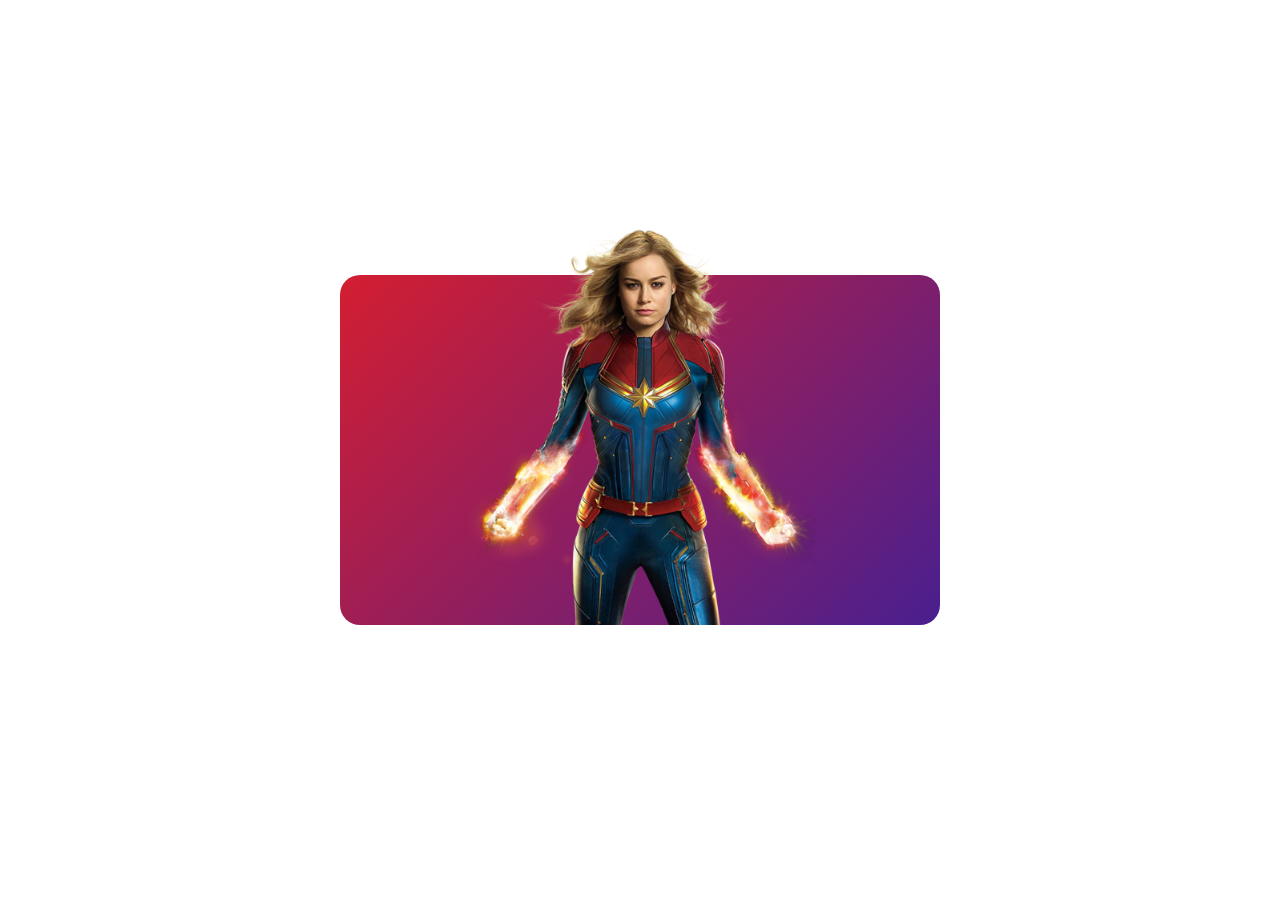
<file: Card Hover-Captain Marvel/index.html>
<!DOCTYPE html>
<html lang="en">
<head>
    <meta charset="UTF-8">
    <meta name="viewport" content="width=device-width, initial-scale=1.0">
    <title>Captain Marvel</title>
    <link rel="stylesheet" href="style.css">
</head>
<body>
    <div class="card">
        <div class="content">
            <h2>Captain Marvel</h2>
            <p>
                Amidst a mission, Vers, a Kree warrior, gets separated from her team and is stranded on Earth. However, her life takes an unusual turn after she teams up with Fury, a S.H.I.E.L.D. agent.
            </p>
            <a href="#">Read More</a>
        </div>
        <img src="img.png" alt="">
    </div>
</body>
</html>
</file>
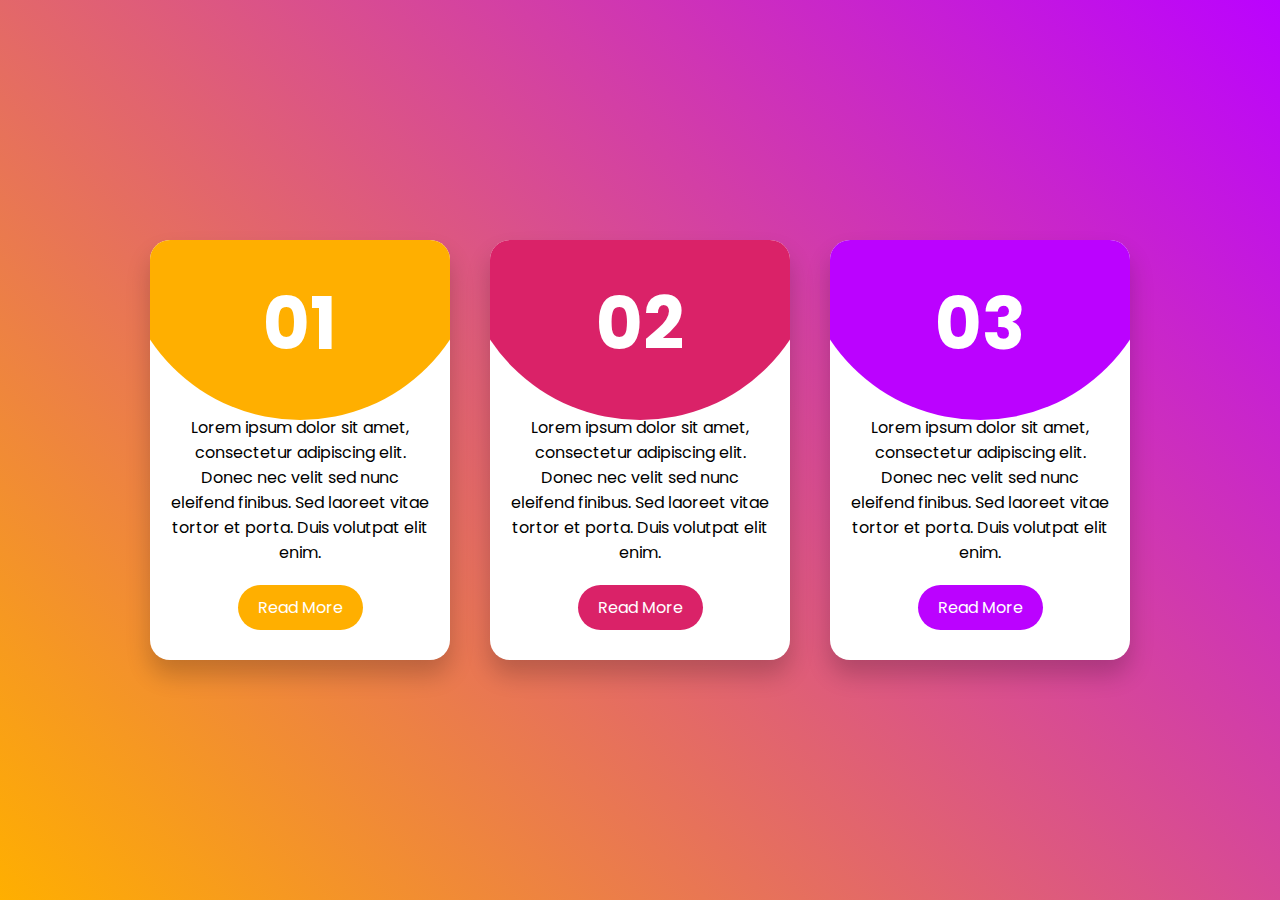
<file: Card UI & Hover effect/index.html>
<!DOCTYPE html>
<html lang="en">
<head>
    <meta charset="UTF-8">
    <meta name="viewport" content="width=device-width, initial-scale=1.0">
    <title>CSS Card Hover Effect</title>
    <link rel="stylesheet" href="style.css">
</head>
<body>
    <div class="container">
        <div class="card">
            <div class="circle">
                <h2>01</h2>
            </div>
            <div class="content">
                <p>
                    Lorem ipsum dolor sit amet, consectetur adipiscing elit.
                     Donec nec velit sed nunc eleifend finibus.
                     Sed laoreet vitae tortor et porta.
                     Duis volutpat elit enim.
                </p>
                <a href="#">Read More</a>
            </div>
        </div>
        <div class="card">
            <div class="circle">
                <h2>02</h2>
            </div>
            <div class="content">
                <p>
                    Lorem ipsum dolor sit amet, consectetur adipiscing elit.
                     Donec nec velit sed nunc eleifend finibus.
                     Sed laoreet vitae tortor et porta.
                     Duis volutpat elit enim.
                </p>
                <a href="#">Read More</a>
            </div>
        </div>
        <div class="card">
            <div class="circle">
                <h2>03</h2>
            </div>
            <div class="content">
                <p>
                    Lorem ipsum dolor sit amet, consectetur adipiscing elit.
                     Donec nec velit sed nunc eleifend finibus.
                     Sed laoreet vitae tortor et porta.
                     Duis volutpat elit enim.
                </p>
                <a href="#">Read More</a>
            </div>
        </div>
    </div>
</body>
</html>
</file>
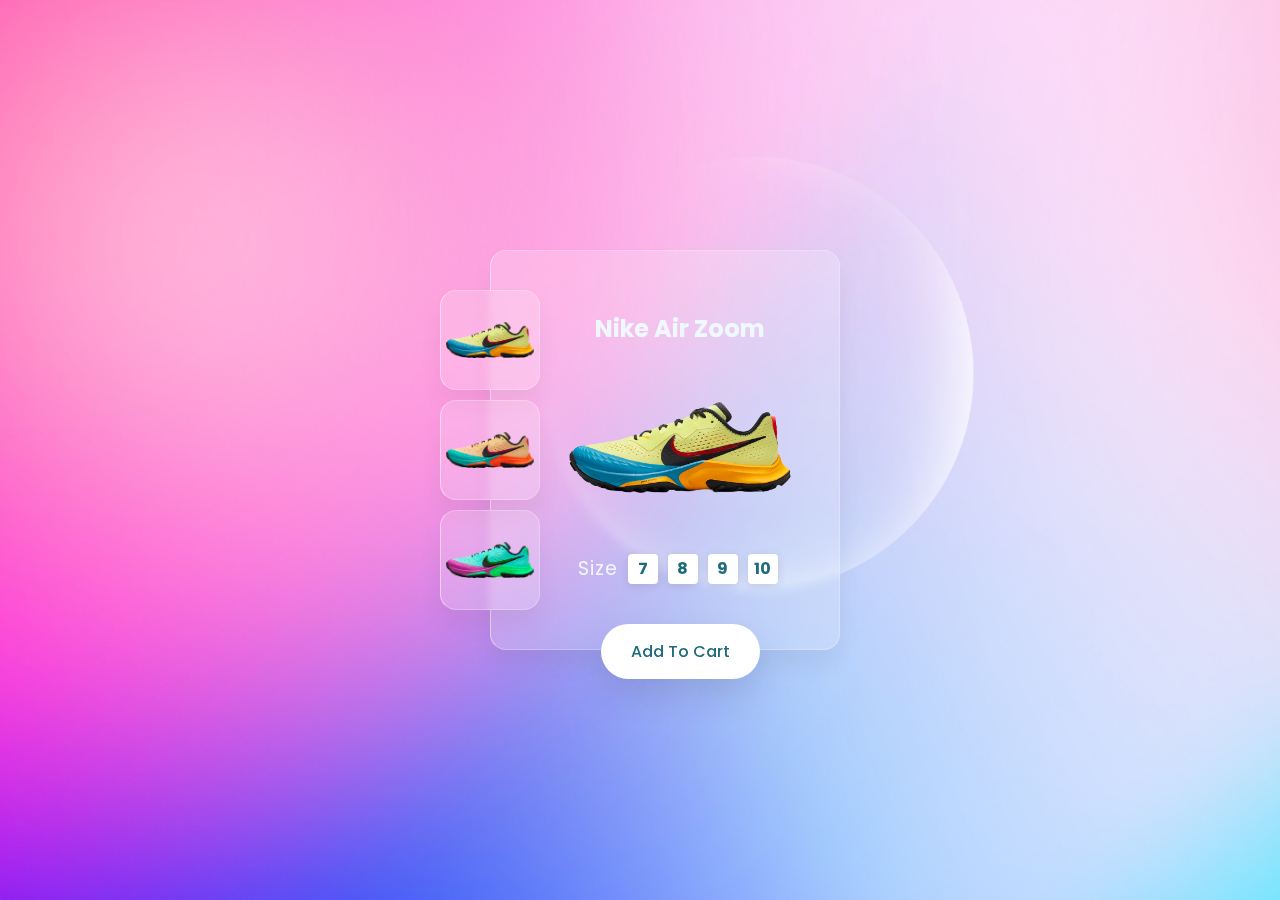
<file: Glassmorphism Product Card Slider UI Design 1/index.html>
<!DOCTYPE html>
<html lang="en">
<head>
   <meta charset="UTF-8">
   <meta http-equiv="X-UA-Compatible" content="IE=edge">
   <meta name="viewport" content="width=device-width, initial-scale=1.0">
   <title>Glassmorphism Product</title>
   <link rel="stylesheet" href="style.css">
</head>
<body>
   <div class="container">
      <ul class="thumb">
         <li onmouseover="changeImageSrc('shoes1.png')"><img src="shoes1.png" alt=""></li>
         <li onmouseover="changeImageSrc('shoes2.png')"><img src="shoes2.png" alt=""></li>
         <li onmouseover="changeImageSrc('shoes3.png')"><img src="shoes3.png" alt=""></li>
      </ul>
      <div class="imgBox">
         <h2>Nike Air Zoom</h2>
         <img src="shoes1.png" alt="" class="shoesss">
         <ul class="size">
            <span>Size</span>
            <li>7</li>
            <li>8</li>
            <li>9</li>
            <li>10</li>
         </ul>
         <a href="#" class="btn">Add To Cart</a>
      </div>
   </div>
   <script src="script.js"></script>
</body>
</html>
</file>
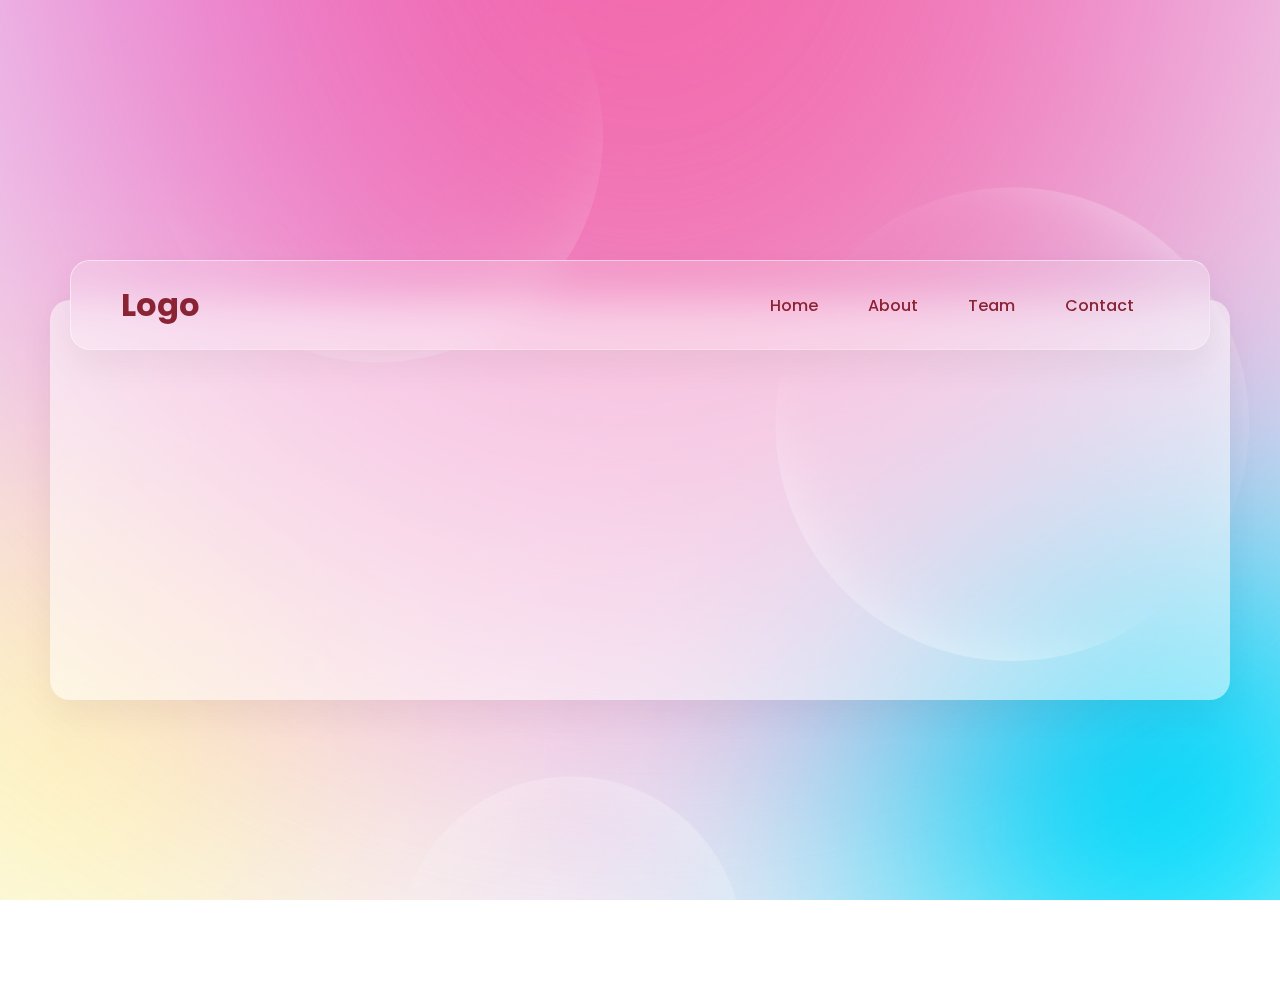
<file: Glassmorphism Website/index.html>
<!DOCTYPE html>
<html lang="en">
<head>
   <meta charset="UTF-8">
   <meta http-equiv="X-UA-Compatible" content="IE=edge">
   <meta name="viewport" content="width=device-width, initial-scale=1.0">
   <link rel="stylesheet" href="style.css">
   <title>Glassmorphism Website UI</title>
</head>
<body>
   <section>
      <div class="container">
         <header>
            <a href="#" class="logo">Logo</a>
            <ul>
               <li><a href="#">Home</a></li>
               <li><a href="#">About</a></li>
               <li><a href="#">Team</a></li>
               <li><a href="#">Contact</a></li>
            </ul>
         </header>
      </div>
   </section>
</body>
</html>
</file>
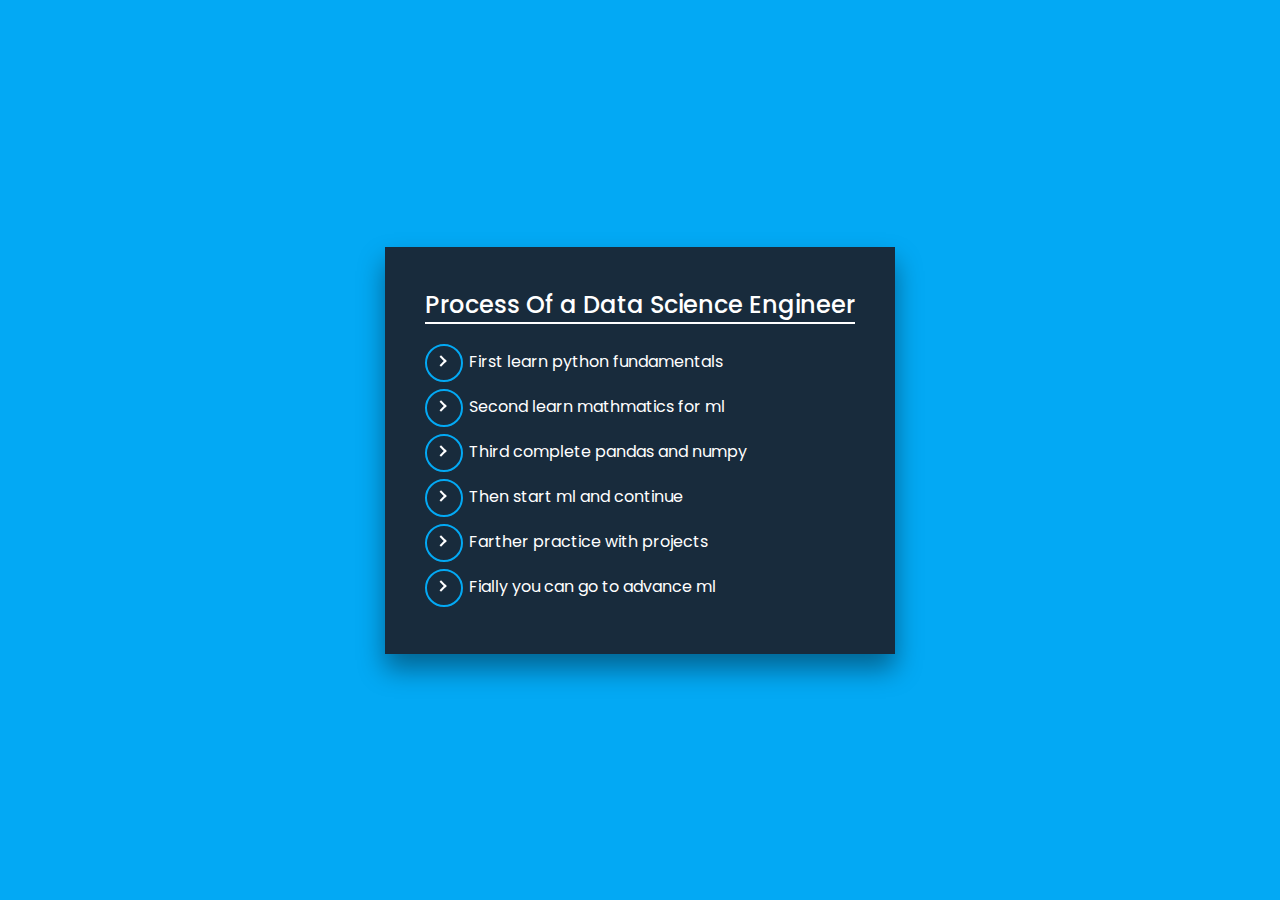
<file: List Items Hover Effects/index.html>
<!DOCTYPE html>
<html lang="en">
<head>
    <meta charset="UTF-8">
    <meta name="viewport" content="width=device-width, initial-scale=1.0">
    <title>List Item</title>
    <link rel="stylesheet" href="style.css">
</head>
<body>
    <div class="container">
        <h2>Process Of a Data Science Engineer</h2>
        <ul>
            <li><p>First learn python fundamentals</p></li>
            <li><p>Second learn mathmatics for ml</p></li>
            <li><p>Third complete pandas and numpy</p></li>
            <li><p>Then start ml and continue</p></li>
            <li><p>Farther practice with projects</p></li>
            <li><p>Fially you can go to advance ml</p></li>
        </ul>
    </div>
</body>
</html>
</file>
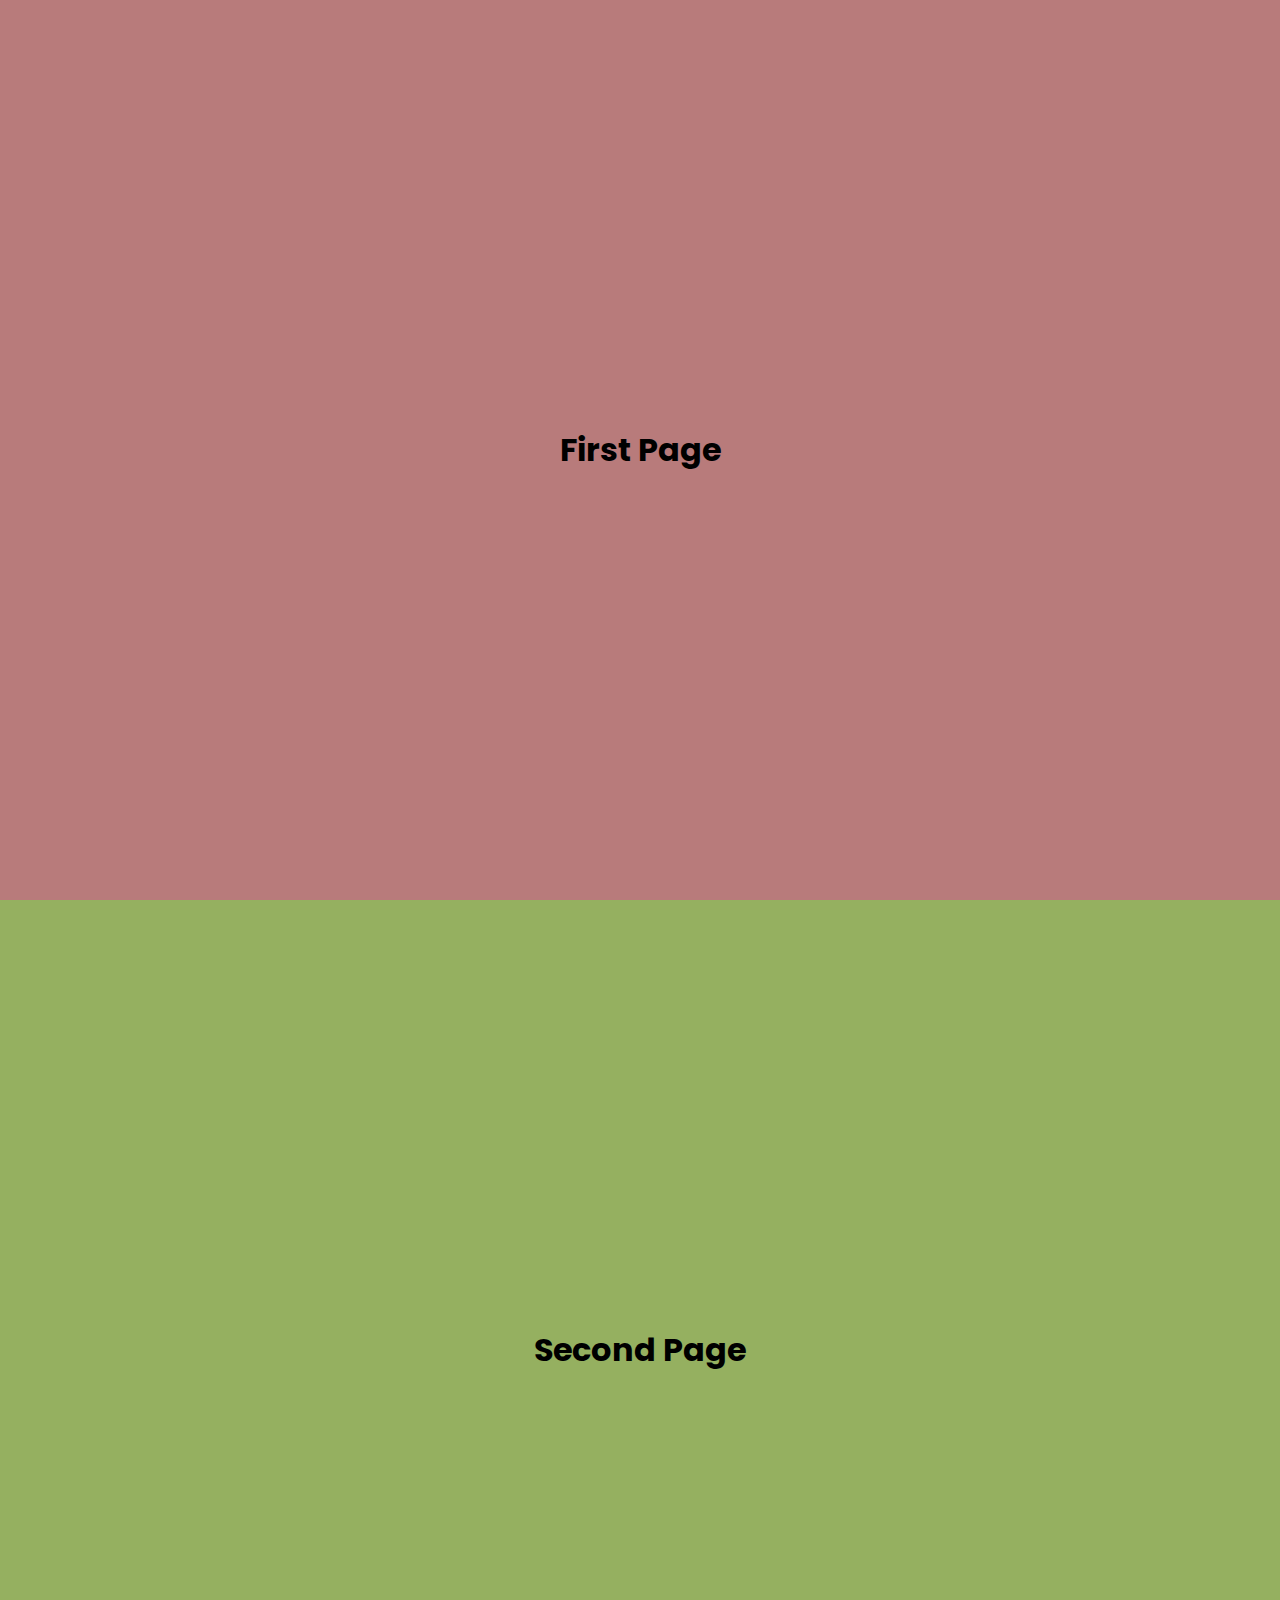
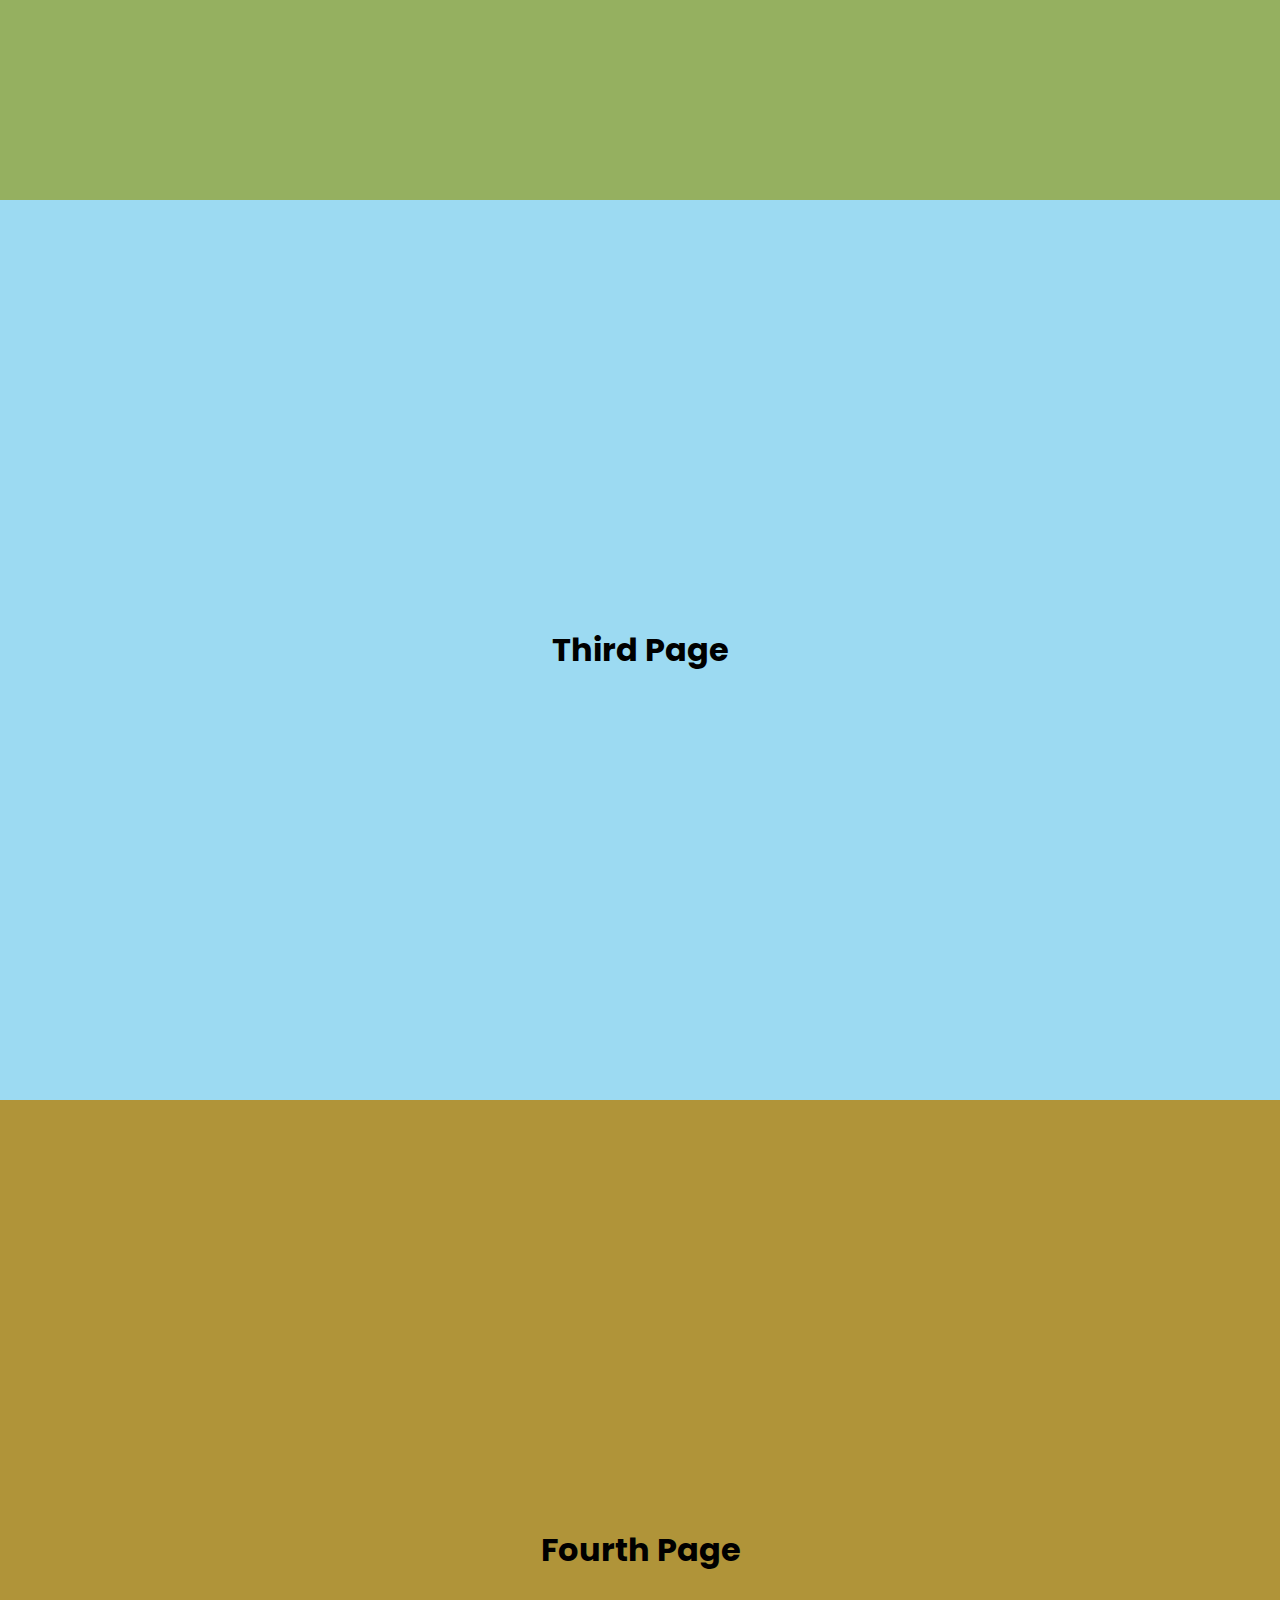
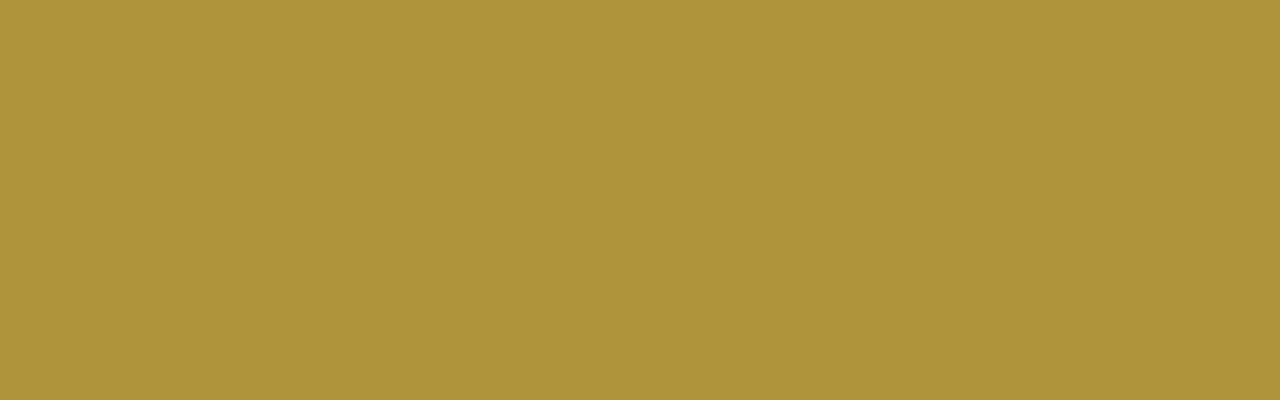
<file: Scroll Effect/Scroll Effect (part1)/index.html>
<!DOCTYPE html>
<html lang="en">
<head>
   <meta charset="UTF-8">
   <meta http-equiv="X-UA-Compatible" content="IE=edge">
   <meta name="viewport" content="width=device-width, initial-scale=1.0">
   <link rel="stylesheet" href="style.css">
   <title>SCROLL</title>
</head>
<body>
   <div class="container">
      <section class="one">
         <h1>First Page</h1>
      </section>
   <div class="container">
      <section class="two">
         <h1>Second Page</h1>
      </section>
   <div class="container">
      <section class="three">
         <h1>Third Page</h1>
      </section>
   <div class="container">
      <section class="four">
         <h1>Fourth Page</h1>
      </section>
   </div>
</body>
</html>
</file>
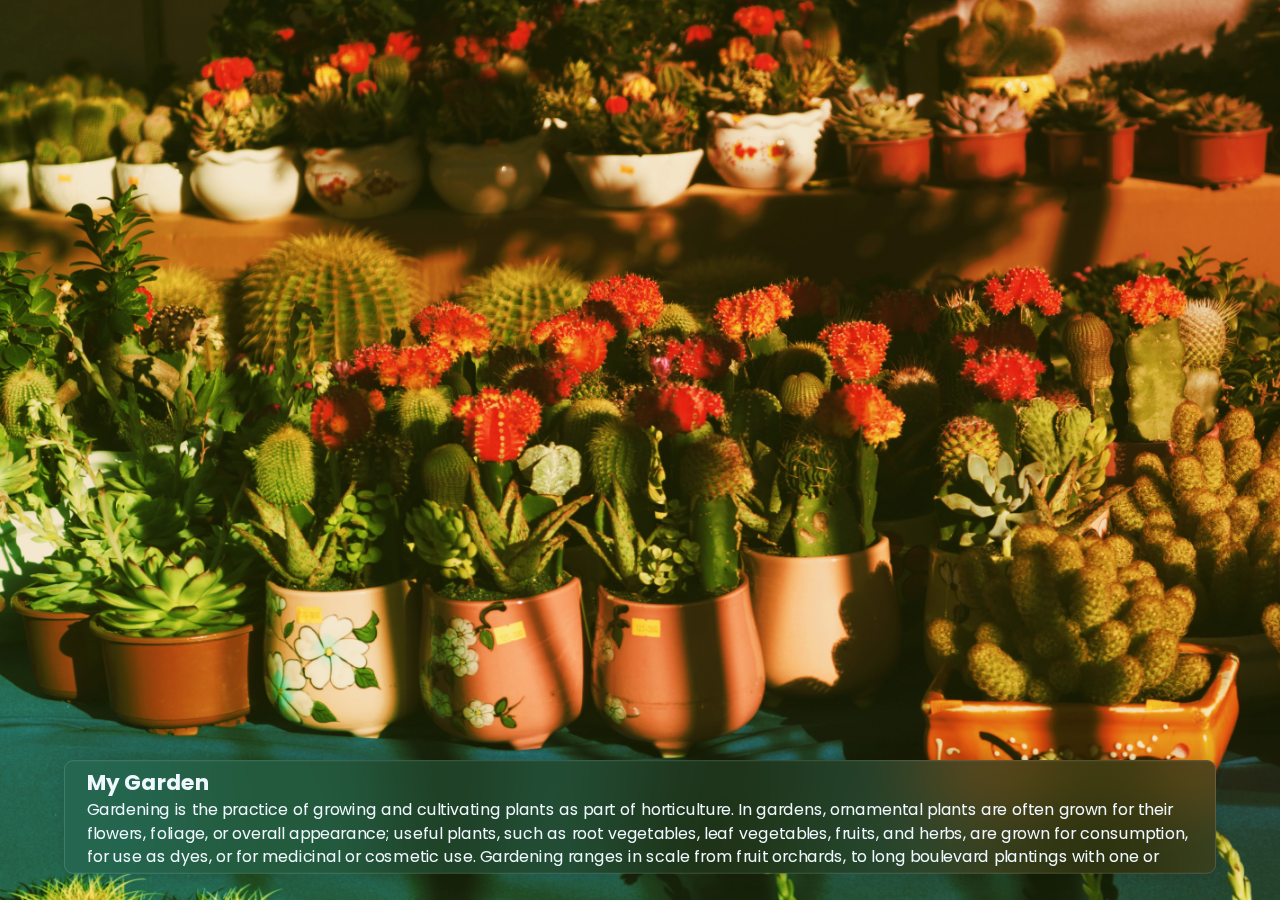
<file: Card Hover Effect (part-2)/index_CHE.html>
<!DOCTYPE html>
<html lang="en">

<head>
   <meta charset="UTF-8">
   <meta http-equiv="X-UA-Compatible" content="IE=edge">
   <meta name="viewport" content="width=device-width, initial-scale=1.0">
   <title>Garden Card </title>
   <link rel="stylesheet" href="style_CHE.css">
</head>

<body>
   <div class="card">
      <div class="content">
         <h2>My Garden</h2>
         <p>
            Gardening is the practice of growing and cultivating plants as part of horticulture. In gardens, ornamental
            plants are often grown for their flowers, foliage, or overall appearance; useful plants, such as root
            vegetables, leaf vegetables, fruits, and herbs, are grown for consumption, for use as dyes, or for medicinal
            or cosmetic use.

            Gardening ranges in scale from fruit orchards, to long boulevard plantings with one or more different types
            of shrubs, trees, and herbaceous plants, to residential back gardens including lawns and foundation
            plantings, and to container gardens grown inside or outside. Gardening may be very specialized, with only
            one type of plant grown, or involve a variety of plants in mixed plantings. It involves an active
            participation in the growing of plants, and tends to be labor-intensive, which differentiates it from
            farming or forestry.
         </p>
      </div>
   </div>
</body>

</html>
</file>
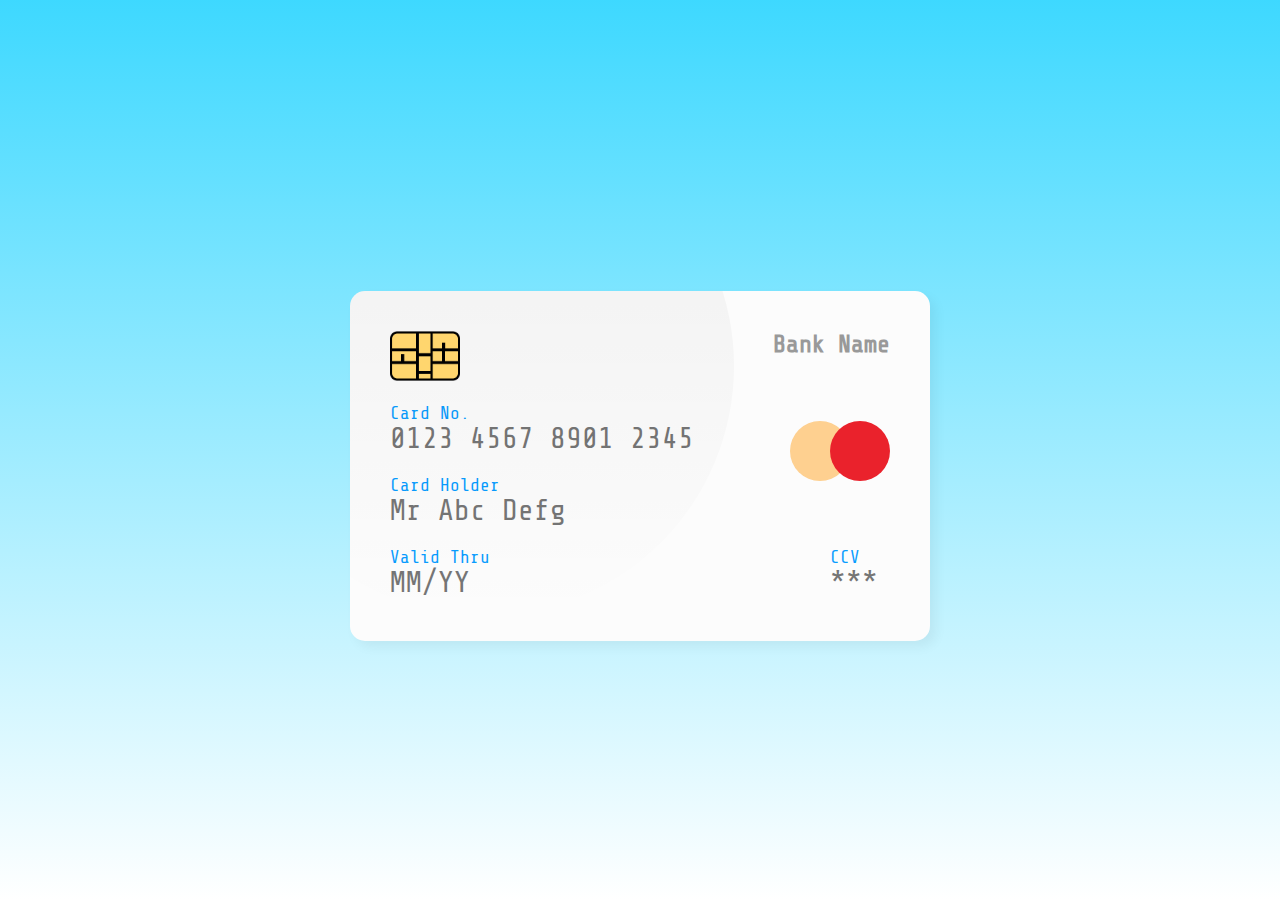
<file: Checkout Form Credit Card (part-1)/index_CFCC.html>
<!DOCTYPE html>
<html lang="en">
<head>
   <meta charset="UTF-8">
   <meta http-equiv="X-UA-Compatible" content="IE=edge">
   <meta name="viewport" content="width=device-width, initial-scale=1.0">
   <title>Checkout Form</title>
   <link rel="stylesheet" href="style_CFCC.css">
</head>
<body>
   <div class="payment">
      <div class="bg"></div>
      <div class="card">
         <img src="chip.png" alt="" class="chip">
         <div class="logo"></div>
            <h2 class="bankName" contenteditable="true">
               Bank Name
            </h2>
            <form action="">
               <div class="inputBox">
                  <span>Card No.</span>
                  <input type="text" placeholder="0123 4567 8901 2345" maxlength="19">
               </div>
               <div class="inputBox">
                  <span>Card Holder</span>
                  <input type="text" placeholder="Mr Abc Defg">
               </div>
               <div class="group">
                  <div class="inputBox">
                     <span>Valid Thru</span>
                     <input type="text" placeholder="MM/YY" maxlength="5">
                  </div>
                  <div class="inputBox">
                     <span>CCV</span>
                     <input type="password" placeholder="***" maxlength="4">
                  </div>
               </div>
            </form>
      </div>
      <button class="btn">Confirm and Pay</button>
   </div>
</body>
</html>
</file>
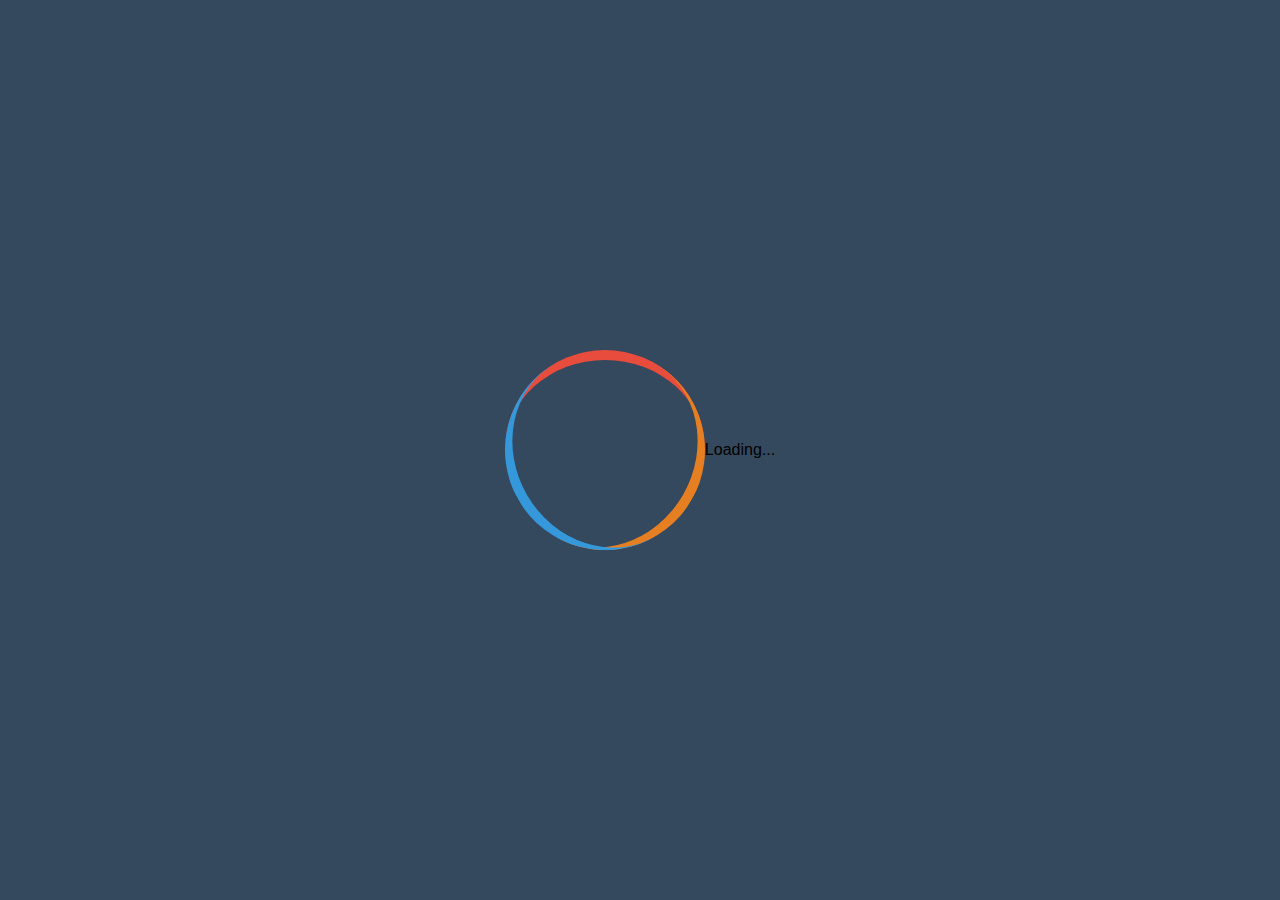
<file: CSS Loading button/LOADING.html>
<!DOCTYPE html>
<html lang="en">
<head>
    <meta charset="UTF-8">
    <meta name="viewport" content="width=, initial-scale=1.0">
    <title>LOADING</title>
    <link rel="stylesheet" href="style.css">
</head>
<body>
    <div class="loading"></div>
<span>Loading...</span>
</body>
</html>
</file>
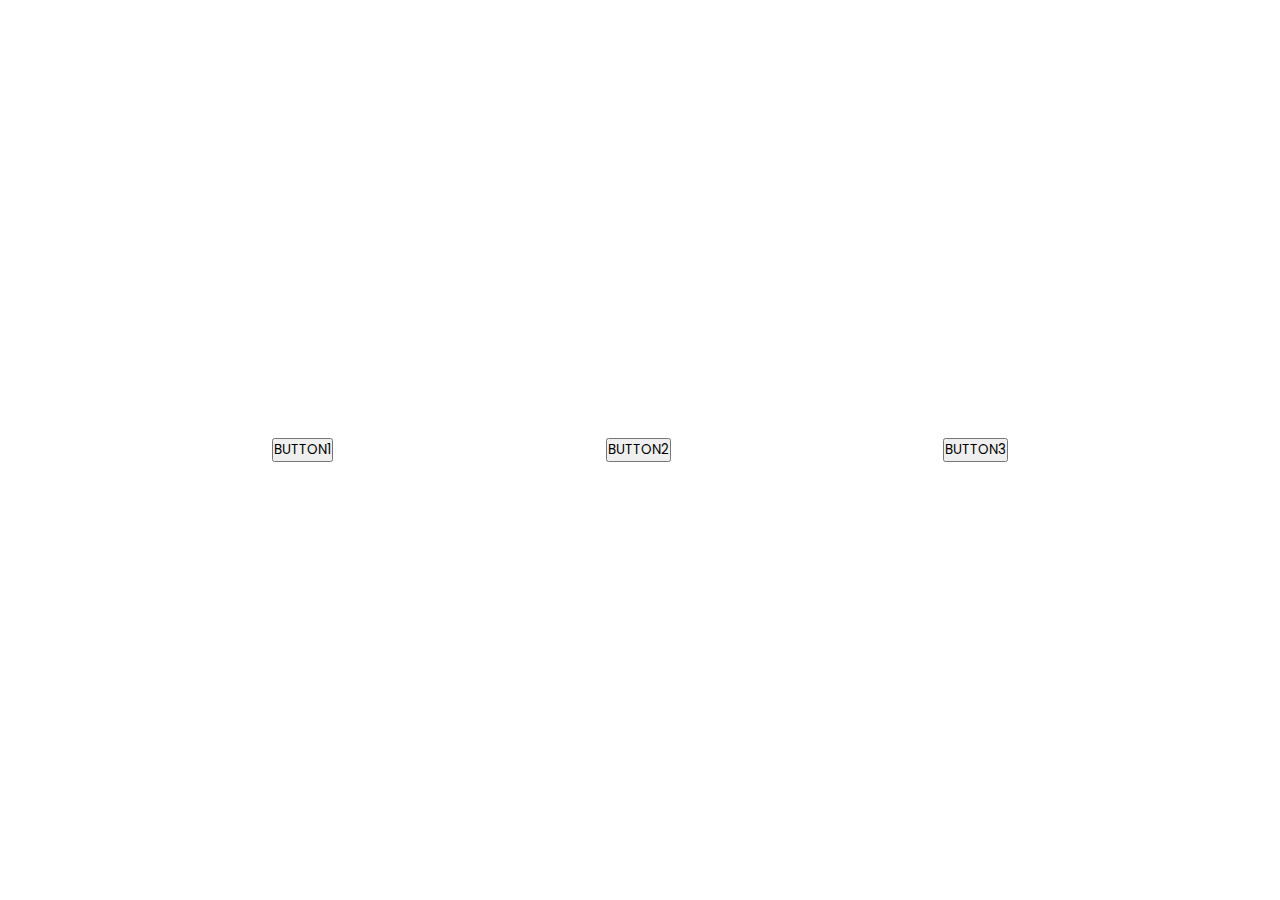
<file: HOVER-EFFECT-BUTTON/index_btn1.html>
<!DOCTYPE html>
<html lang="en">
<head>
   <meta charset="UTF-8">
   <meta http-equiv="X-UA-Compatible" content="IE=edge">
   <meta name="viewport" content="width=device-width, initial-scale=1.0">
   <title>Hover Effect</title>
   <link rel="stylesheet" href="style_btn1.css">
</head>
<body>
   <div class="container">
      <button class="btn-1">BUTTON1</button>
      <button class="btn-2">BUTTON2</button>
      <button class="btn-3">BUTTON3</button>
   </div>
</body>
</html>
</file>
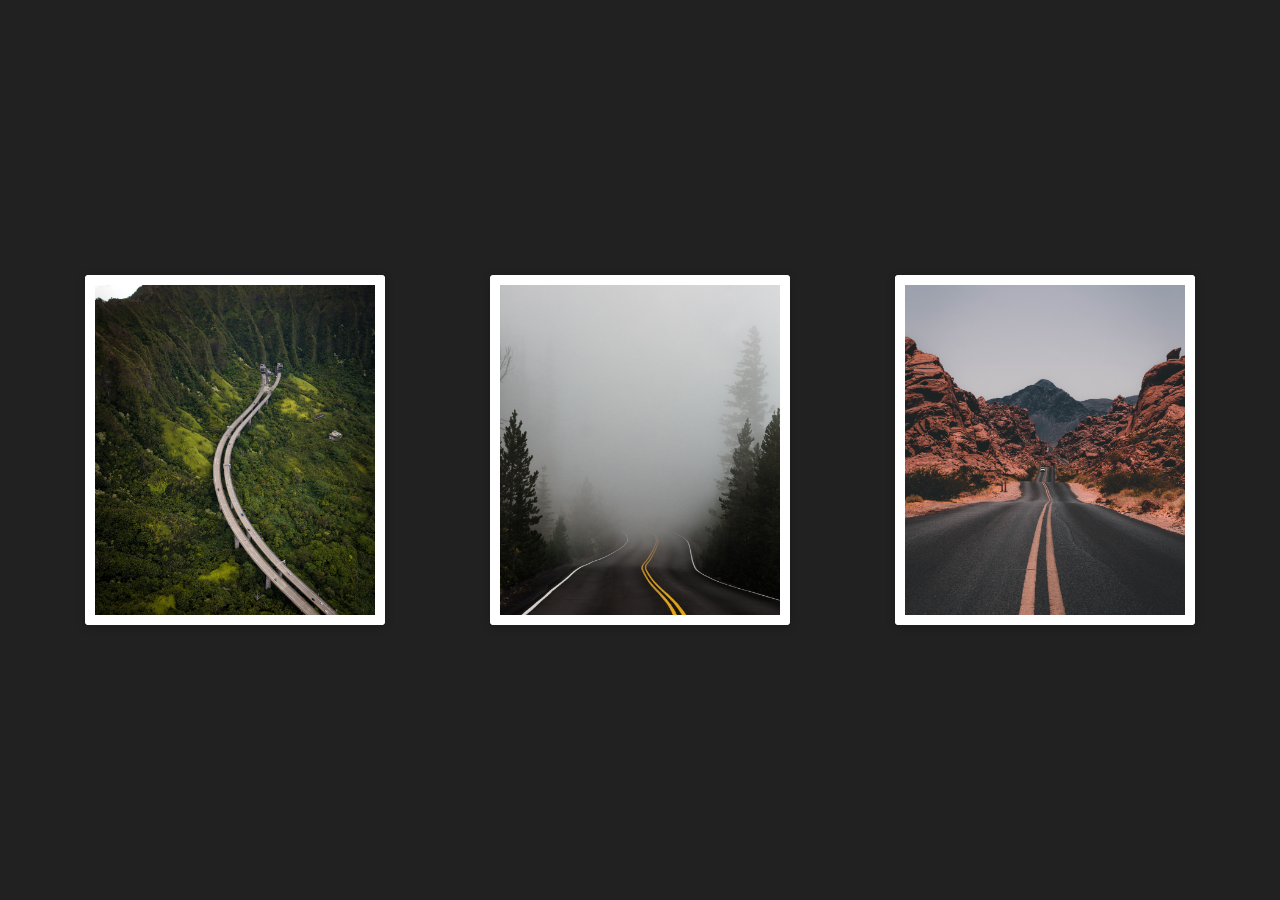
<file: Layered Card Hover (part-1)/index_LCHE.html>
<!DOCTYPE html>
<html lang="en">

<head>
   <meta charset="UTF-8">
   <meta name="viewport" content="width=device-width, initial-scale=1.0">
   <meta http-equiv="X-UA-Compatible" content="ie=edge">
   <link rel="stylesheet" href="style_LCHE.css">
   <title>Layered Card Hover</title>
</head>

<body>
   <div class="box">
      <div class="card">
         <div class="imgBx">
            <img
               src="hill_road.jpg" alt="images">
         </div>
         <div class="details">
            <h2>Hill Road<br><span>Enjoy</span></h2>
         </div>
      </div>

      <div class="card">
         <div class="imgBx">
            <img
               src="fog_road.jpg" alt="">
         </div>
         <div class="details">
            <h2>Foggy Road<br><span>Chill</span></h2>
         </div>
      </div>

      <div class="card">
         <div class="imgBx">
            <img
               src="desert_road.jpg" alt="">
         </div>
         <div class="details">
            <h2>Desert Road<br><span>Spend</span></h2>
         </div>
      </div>

   </div>
</body>

</html>
</file>
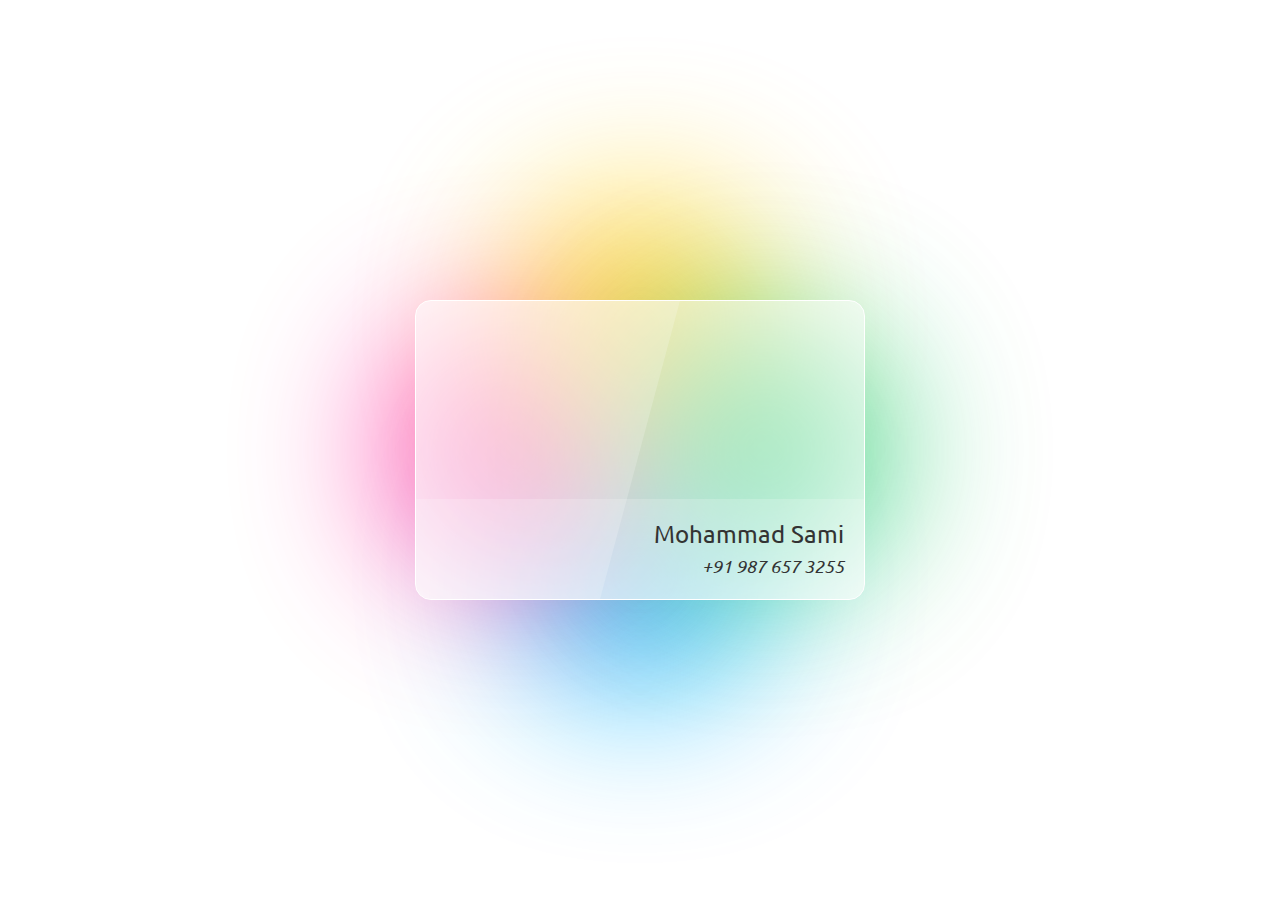
<file: Personal  Glass Card (part-1)/index_PGC.html>
<!DOCTYPE html>
<html lang="en">
<head>
   <meta charset="UTF-8">
   <meta http-equiv="X-UA-Compatible" content="IE=edge">
   <meta name="viewport" content="width=device-width, initial-scale=1.0">
   <title>Personal Card</title>
   <link rel="stylesheet" href="style_PGC.css">
</head>
<body>
   <div class="card">
      <span style="--i:0;"></span>
      <span style="--i:1;"></span>
      <span style="--i:2;"></span>
      <span style="--i:3;"></span>
      <div class="glass">
         <h2>Mohammad Sami<br><i>+91 987 657 3255</i></h2>
      </div>
   </div>
</body>
</html>
</file>
<file: Card Hover-Captain Marvel/style.css>
@import url('https://fonts.google.com/css2?family=Poppins:wght@300;400;500;600;700;800;900&display=swap');
*
{
    margin: 0;
    padding: 0;
    box-sizing: border-box;
    font-family: 'Poppins', sans-serif;
}
body
{
    display: flex;
    justify-content: center;
    align-items: center;
    min-height: 100vh;
}
.card
{
    position: relative;
    width: 600px;
    height: 350px;
    margin: 20px;
    display: flex;
    justify-content: flex-start;
    align-items: center;
    border-radius: 20px;
    -webkit-border-radius: 20px;
    -moz-border-radius: 20px;
    -ms-border-radius: 20px;
    -o-border-radius: 20px;
    background: linear-gradient(135deg,#d41e31,#491f8f);
}
.card img
{
    position: absolute;
    bottom: 0;
    left: 50%;
    transform: translateX(-50%);
    -webkit-transform: translateX(-50%);
    -moz-transform: translateX(-50%);
    -ms-transform: translateX(-50%);
    -o-transform: translateX(-50%);
    height: 400px;
    transition: 0.5s;
    -webkit-transition: 0.5s;
    -moz-transition: 0.5s;
    -ms-transition: 0.5s;
    -o-transition: 0.5s;
}
.card:hover img
{
    left: 80%;
    height: 500px;
}
.card .content
{
    position: relative;
    width: 50%;
    left: 20%;
    padding: 20px 20px 20px 40px;
    opacity: 0;
    visibility: hidden;
    transition: 0.5s;
    -webkit-transition: 0.5s;
    -moz-transition: 0.5s;
    -ms-transition: 0.5s;
    -o-transition: 0.5s;
}
.card:hover .content
{
    opacity: 1;
    visibility: visible;
    left: 0%;
}
.card .content h2
{
    color: #ffffff;
    text-transform: uppercase;
    font-size: 2.5em;
    line-height: 1em;
}
.card .content a
{
    position: relative;
    display: inline-block;
    color: #111111;
    padding: 10px 20px;
    border-radius: 10px ;
    -webkit-border-radius: 10px ;
    -moz-border-radius: 10px ;
    -ms-border-radius: 10px ;
    -o-border-radius: 10px ;
    background: #ffffff;
    margin-top: 10px;
    text-decoration: none;
}
@media (max-width: 991px)
{
    .card
    {
        position: relative;
        width: auto;
        max-width: 600px;
        transition: 0.5s;
        -webkit-transition: 0.5s;
        -moz-transition: 0.5s;
        -ms-transition: 0.5s;
        -o-transition: 0.5s;
        align-items: flex-start;
    }
    .card:hover
    {
        height: 600px;
    }
    .card:hover img
    {
        left: 50%;
        height: 350px;
    }
    .card .content
    {
        width: 100%;
        left: 0;
        padding: 40px;
    }
}
@media (max-width: 420px)
{
    .card .content
    {
        padding: 30px;
    }
    .card:hover img
    {
        height: 30opx;
    }
}
</file>
<file: Card UI & Hover effect/style.css>
@import url('https://fonts.googleapis.com/css2?family=Poppins:wght@300;400;500;600;700;800;900&display=swap');
*
{
    margin: 0;
    padding: 0;
    box-sizing: border-box;
    font-family:'Poppins',sans-serif;
}
body
{
    display: flex;
    justify-content: center;
    align-items: center;
    min-height: 100vh;
    background: linear-gradient(45deg, #ffaf00,#bb02ff);
    background-attachment: fixed;
}
.container
{
    position: relative;
    width:1150px;
    padding:20px;
    display: flex;
    justify-content: center;
    align-items: center;
    flex-wrap: wrap;
}
.container .card
{
    position: relative;
    width: 300px;
    height: 420px;
    background:#ffffff;
    margin: 20px;
    border-radius:20px ;
    -webkit-border-radius:20px ;
    -moz-border-radius:20px ;
    -ms-border-radius:20px ;
    -o-border-radius:20px ;
    overflow: hidden;
    box-shadow: 0 15px 25px rgba(0,0,0,0.2);
    transition: 0.5s;
    -webkit-transition: 0.5s;
    -moz-transition: 0.5s;
    -ms-transition: 0.5s;
    -o-transition: 0.5s;
}
.container:hover .card 
{
    filter: blur(20px);
    -webkit-filter: blur(20px);
    transform: scale(0.9);
    -webkit-transform: scale(0.9);
    -moz-transform: scale(0.9);
    -ms-transform: scale(0.9);
    -o-transform: scale(0.9);
    opacity: 0.5;
}
.container .card:hover
{
    filter: blur(0px);
    -webkit-filter: blur(0px);
    transform: scale(1.1);
    -webkit-transform: scale(1.1);
    -moz-transform: scale(1.1);
    -ms-transform: scale(1.1);
    -o-transform: scale(1.1);
    opacity:1;
}
.container .card .circle
{
    position: relative;
    width: 100%;
    height: 100%;
    background: #000000;
    clip-path: circle(180px at center 0);
    text-align: center;
}
.container .card .circle h2
{
    color: #ffffff;
    font-size: 4.5em;
    padding: 30px 0;
}
.container .card  .content
{
    position: absolute;
    bottom: 10px;
    padding:20px;
    text-align: center;
}
.container .card .content a
{
    position: relative;
    display: inline-block;
    padding: 10px 20px;
    background: #000000;
    color: #ffffff;
    border-radius: 40px;
    -webkit-border-radius: 40px;
    -moz-border-radius: 40px;
    -ms-border-radius: 40px;
    -o-border-radius: 40px;
    text-decoration: none;
    margin-top: 20px;
}
.container .card:nth-child(1) .circle,
.container .card:nth-child(1) .content a
{
    background: #ffaf00;
}
.container .card:nth-child(2) .circle,
.container .card:nth-child(2) .content a
{
    background: #da2268;
}
.container .card:nth-child(3) .circle,
.container .card:nth-child(3) .content a
{
    background: #bb02ff;
}
</file>
<file: Glassmorphism Product Card Slider UI Design 1/style.css>
@import url('https://fonts.googleapis.com/css2?family=Poppins:wght@300;400;500;600;700;800;900&display=swap');
*{
   margin: 0;
   padding: 0;
   box-sizing: border-box;
   font-family: 'Poppins', sans-serif;
}
body{
   display: flex;
   justify-content: center;
   align-items: center;
   min-height: 100vh;
   background: url(bg.jpg);
   background-size: cover;
   background-attachment: fixed;
}
.container{
   position: relative;
   width: 400px;
   height: 400px;
}
.container .thumb{
   position: absolute;
   top: 50%;
   transform: translateY(-50%);
   -webkit-transform: translateY(-50%);
   -moz-transform: translateY(-50%);
   -ms-transform: translateY(-50%);
   -o-transform: translateY(-50%);
   z-index: 1;
}
.container .thumb li{
   list-style: none;
   width: 100px;
   height: 100px;
   margin: 10px 0;
   display: flex;
   justify-content: center;
   align-items: center;
   background: rgba(255, 255, 255, 0.2);
   box-shadow: 0 15px 25px rgba(0,0,0,0.05);
   border: 1px solid rgba(255, 255, 255, 0.25);
   border-top: 1 px solid rgba(255,255,255,0.5);
   border-left: 1px solid rgba(255, 255, 255, 0.5);
   border-radius: 16px;
   -webkit-border-radius: 16px;
   -moz-border-radius: 16px;
   -ms-border-radius: 16px;
   -o-border-radius: 16px;
   backdrop-filter: blur(4px);
}
.container .thumb li img{
   width: 90%;
   transition: 0.5s;
   -webkit-transition: 0.5s;
   -moz-transition: 0.5s;
   -ms-transition: 0.5s;
   -o-transition: 0.5s;
}
.container .thumb li:hover img{
   transform: rotate(-35deg);
   -webkit-transform: rotate(-35deg);
   -moz-transform: rotate(-35deg);
   -ms-transform: rotate(-35deg);
   -o-transform: rotate(-35deg);
}
.container .imgBox{
   position: absolute;
   top: 0;
   right: 0;
   width: 350px;
   height: 100%;
   background: #ff0;
   background: rgba(255, 255, 255, 0.2);
   box-shadow: 0 15px 25px rgba(0,0,0,0.05);
   border: 1px solid rgba(255, 255, 255, 0.25);
   border-top: 1 px solid rgba(255,255,255,0.5);
   border-left: 1px solid rgba(255, 255, 255, 0.5);
   border-radius: 16px;
   -webkit-border-radius: 16px;
   -moz-border-radius: 16px;
   -ms-border-radius: 16px;
   -o-border-radius: 16px;
   backdrop-filter: blur(4px);
   padding: 60px 20px;
   padding-left: 50px;
   display: flex;
   flex-direction: column;
   align-items: center;
   justify-content: space-between;
}
.container .imgBox h2{
   color: aliceblue;
   letter-spacing: 1;
}
.container .imgBox img{
   width: 80%;
   transition: 0.25s;
   -webkit-transition: 0.25s;
   -moz-transition: 0.25s;
   -ms-transition: 0.25s;
   -o-transition: 0.25s;
}
.container .imgBox img:hover{
   transform: scale(1.35) rotate(-15deg) translateX(20px);
   -webkit-transform: scale(1.35) rotate(-15deg) translateX(20px);
   -moz-transform: scale(1.35) rotate(-15deg) translateX(20px);
   -ms-transform: scale(1.35) rotate(-15deg) translateX(20px);
   -o-transform: scale(1.35) rotate(-15deg) translateX(20px);
}
.container .imgBox .size{
   display: flex;
   justify-content: center;
   align-items: center;
}
.container .imgBox .size span{
   color: aliceblue;
   font-size: 1.2em;
   letter-spacing: 1px;
   margin-right: 5px;
}
.container .imgBox .size li{
   list-style: none;
   width: 30px;
   height: 30px;
   background: #fff;
   color: #1e6b7b;
   display: flex;
   justify-content: center;
   align-items: center;
   margin: 5px;
   border-radius: 4px;
   -webkit-border-radius: 4px;
   -moz-border-radius: 4px;
   -ms-border-radius: 4px;
   -o-border-radius: 4px;
   font-weight: 700;
   box-shadow: 0 2px 10px rgba(0,0,0,0.1);
   cursor: pointer;
   transition: 0.25s;
   -webkit-transition: 0.25s;
   -moz-transition: 0.25s;
   -ms-transition: 0.25s;
   -o-transition: 0.25s;
}
.container .imgBox .size li:hover{
   transform: translateY(-10px);
   -webkit-transform: translateY(-10px);
   -moz-transform: translateY(-10px);
   -ms-transform: translateY(-10px);
   -o-transform: translateY(-10px);
}
.container .imgBox .btn{
   position: absolute;
   bottom: -30px;
   background: #fff;
   display: inline-block;
   text-decoration: none;
   padding: 15px 30px;
   border-radius: 30px;
   -webkit-border-radius: 30px;
   -moz-border-radius: 30px;
   -ms-border-radius: 30px;
   -o-border-radius: 30px;
   box-shadow: 0 15px 35px rgba(0,0,0,0.1);
   font-weight: 500;
   color: #1e6b7b;
   transition: 0.25s;
   -webkit-transition: 0.25s;
   -moz-transition: 0.25s;
   -ms-transition: 0.25s;
   -o-transition: 0.25s;
}
.container .imgBox .btn:hover{
   letter-spacing: 1.8px;
}
</file>
<file: Glassmorphism Website/style.css>
@import url('https://fonts.googleapis.com/css?family=Poppins:200,300,400,500,600,700,800,900&display=swap');
*{
   margin: 0;
   padding: 0;
   font-family: 'Poppins', sans-serif;
}
section{
   display: flex;
   justify-content: center;
   align-items: center;
   min-height: 100vh;
   background: url('bg2.jpg');
   background-size: cover;
   background-position: center;
   background-attachment: fixed;
   padding: 50px;
}
.container{
   position: relative;
   width: calc(100% - 100px);
   min-height: calc(100vh - 280px);
   min-height: 300px;
   background: rgba(255, 255, 255, 0.5);
   box-shadow: 0 15px 35px rgba(0, 0, 0, 0.05);
   border-radius: 20px;
   -webkit-border-radius: 20px;
   -moz-border-radius: 20px;
   -ms-border-radius: 20px;
   -o-border-radius: 20px;
   display: flex;
   justify-content: space-between;
   align-items: center;
   padding: 50px;
}
header{
   position: absolute;
   top: -40px;
   right: 20px;
   left: 20px;
   padding: 20px 50px;
   display: flex;
   justify-content: space-between;
   align-items: center;
   background: rgba(255, 255, 255, 0.2);
   box-shadow: 0 15px 35px rgba(0, 0,0,0.05);
   border-radius: 20px;
   -webkit-border-radius: 20px;
   -moz-border-radius: 20px;
   -ms-border-radius: 20px;
   -o-border-radius: 20px;

   -webkit-backdrop-filter: blur(20px);
   backdrop-filter: blur(20px);
   border: 1px solid rgba(255, 255, 255, 0.25);
   border-top: 1px solid rgba(255, 255, 255,0.5);
   border-left: 1px solid rgba(255, 255, 255, 0.5);
}
header .logo{
   color: #8a2435;
   font-weight: 700;
   text-decoration: none;
   font-size: 2em ;
}
header ul{
   display: flex;
}
header ul li{
   list-style: none;
   margin: 0 10px;
}
header ul li a{
   text-decoration: none;
   font-weight:500;
   color: #8a2435;
   padding: 8px 15px;
}
</file>
<file: List Items Hover Effects/style.css>
@import url('https://fonts.googleapis.com/css?family=Poppins:200,300,400,500,600,700,800,900&display=swap');
*
{
    margin: 0;
    padding: 0;
    box-sizing: border-box;
    font-family: 'Poppins',sans-serif;
}
body
{
    display: flex;
    justify-content: center;
    align-items: center;
    min-height: 100vh;
    background: #03a9f4;
}
.container
{
    padding: 40px;
    background: #182b3c;
    box-shadow: 0 15px 25px rgba(0,0,0,0.4);
}
.container h2
{
    color: #ffffff;
    margin-bottom: 10px;
    display: inline-block;
    font-weight: 500;
    border-bottom: 2px solid #ffffff;
}
.container ul
{
    position: relative;
}
.container ul li
{
    position: relative;
    list-style: none;
    display: table;
    margin: 10px 0;
    padding-left: 34px;
    padding-right: 5px;
}
.container ul li::before
{
    content: '';
    position: absolute;
    top: 0;
    left: 0;
    width: 34px;
    height: 34px;
    background: transparent;
    border-radius: 34px;
    -webkit-border-radius: 34px;
    -moz-border-radius: 34px;
    -ms-border-radius: 34px;
    -o-border-radius: 34px;
    transition: background 0.5s, width 0.5s;
    -webkit-transition: background 0.5s, width 0.5s;
    -moz-transition: background 0.5s, width 0.5s;
    -ms-transition: background 0.5s, width 0.5s;
    -o-transition: background 0.5s, width 0.5s;
    border: 2px solid #03a9f4;
}
.container ul li p
{
    position: relative;
    z-index: 10;
    padding: 5px 10px;
}
.container ul li:hover::before
{
    width: 100%;
    background: #03a9f4;
    transition-delay: 0s, 0.5s;
}
.container ul li::after
{
    content: '';
    position: absolute;
    top: 13px;
    left: 12px;
    width: 6px;
    height: 6px;
    border-top: 2px solid #ffffff;
    border-right: 2px solid #ffffff;
    transform: rotate(45deg);
    -webkit-transform: rotate(45deg);
    -moz-transform: rotate(45deg);
    -ms-transform: rotate(45deg);
    -o-transform: rotate(45deg);
    transition: 0.5s;
    -webkit-transition: 0.5s;
    -moz-transition: 0.5s;
    -ms-transition: 0.5s;
    -o-transition: 0.5s;
    transition-delay: 0s;
}
.container ul li:hover::after
{
    left: 24px;
    transition-delay: 0.5s;
    transform: rotate(45deg) scale(1.5);
    -webkit-transform: rotate(45deg) scale(1.5);
    -moz-transform: rotate(45deg) scale(1.5);
    -ms-transform: rotate(45deg) scale(1.5);
    -o-transform: rotate(45deg) scale(1.5);
}
.container ul li p
{
    position: relative;
    z-index: 10;
    padding: 5px 10px;
    color: #ffffff;
}
</file>
<file: Scroll Effect/Scroll Effect (part1)/style.css>
@import url('https://fonts.googleapis.com/css2?family=Poppins:wght@300;400;500;600;700;800;900&display=swap');
*{
   margin: 0;
   padding: 0;
   box-sizing: border-box;
   font-family: 'Poppins', sans-serif;
}
section{
   height: 100vh;
   display: flex;
   justify-content: center;
   align-items: center;
   color: alicebluem;
   scroll-snap-align: start;
}
.one{
   background: rgba(139, 39, 39, 0.61);
}
.two{
   background: rgba(128, 161, 65, 0.836);
}
.three{
   background: rgba(85, 191, 233, 0.582);
}
.four{
   background: rgba(160, 126, 16, 0.829);
}
</file>
<file: Card Hover Effect (part-2)/style_CHE.css>
@import url('https://fonts.googleapis.com/css2?family=Poppins:wght@300;400;500;600;700;800;900&display=swap');
*{
   margin: 0;
   padding: 0;
   box-sizing: border-box;
   font-family: 'Poppins', sans-serif;
}
body{
   display: flex;
   justify-content: center;
   align-items: center;
   height: 100vh;
}
.card{
   background-image: url(garden.jpg);
   background-size: cover;
   background-position: center;
   width: 100%;
   height: 100%;
   position: relative;
   box-shadow: 0 0 20px rgba(0,0,0,0.123);
}
.content{
   position: absolute;
   width: 100%;
   bottom: 20px;
   height: 126px;
   padding: 0.4em 1.5em;
   font-size: 16px;
   background: rgba(255, 255, 255, 0);
   -webkit-backdrop-filter: blur(60px);
   backdrop-filter: blur(60px);
   border-radius: 10px;
   -webkit-border-radius: 10px;
   -moz-border-radius: 10px;
   -ms-border-radius: 10px;
   -o-border-radius: 10px;
   transform: scale(0.9);
   -webkit-transform: scale(0.9);
   -moz-transform: scale(0.9);
   -ms-transform: scale(0.9);
   -o-transform: scale(0.9);
   color: aliceblue;
   border: 1px solid rgba(255, 255, 255, 0.164);
   box-shadow: 0 0 20px rgba(0, 0, 0, 0.144);
   overflow: hidden;
   transition: all 0.4s;
   -webkit-transition: all 0.4s;
   -moz-transition: all 0.4s;
   -ms-transition: all 0.4s;
   -o-transition: all 0.4s;
   cursor: pointer;
}
.content p{
   font-size: 1.1em;
}
.content:hover {
   height: 250px;
}
</file>
<file: Checkout Form Credit Card (part-1)/style_CFCC.css>
@import url('https://fonts.googleapis.com/css2?family=Share+Tech+Mono&display=swap');
*{
   margin: 0;
   padding: 0;
   box-sizing: border-box;
   font-family: 'Share Tech Mono', monospace;
}
body{
   display: flex;
   justify-content: center;
   align-items: center;
   min-height: 100vh;
   background: linear-gradient(rgba(40, 212, 255, 0.897),#fff);
}
.payment{
   position: relative;
   display: flex;
   justify-content: center;
   align-items: center;
   flex-direction: column;
   padding: 0px;
   transition: 0.5s;
   -webkit-transition: 0.5s;
   -moz-transition: 0.5s;
   -ms-transition: 0.5s;
   -o-transition: 0.5s;
   transform: translateY(-63px);
   -webkit-transform: translateY(-63px);
   -moz-transform: translateY(-63px);
   -ms-transform: translateY(-63px);
   -o-transform: translateY(-63px);
}
.payment:hover{
   padding: 40px;
   transform: translateY(0);
   -webkit-transform: translateY(0);
   -moz-transform: translateY(0);
   -ms-transform: translateY(0);
   -o-transform: translateY(0);
}
.payment .bg{
   position: absolute;
   bottom: 0;
   height: 70%;
   width: 100%;
   background: linear-gradient(225deg, #2196f3, #ff4efd);
   /* 25px */
   border-radius: 18px;
   -webkit-border-radius: 18px;
   -moz-border-radius: 18px;
   -ms-border-radius: 18px;
   -o-border-radius: 18px;
}
.payment .card{
   position: relative;
   width: 580px;
   height: 350px;
   background: #fcfcfc;
   border-radius: 15px;
   -webkit-border-radius: 15px;
   -moz-border-radius: 15px;
   -ms-border-radius: 15px;
   -o-border-radius: 15px;
   padding: 40px;
   box-shadow: 6px 6px 12px rgba(0,0,0,0.05);
   z-index: 1000;
   overflow: hidden;
   transform: translateY(127px);
   -webkit-transform: translateY(127px);
   -moz-transform: translateY(127px);
   -ms-transform: translateY(127px);
   -o-transform: translateY(127px);
   transition: 0.5s;
   -webkit-transition: 0.5s;
   -moz-transition: 0.5s;
   -ms-transition: 0.5s;
   -o-transition: 0.5s;
}
.payment:hover .card{
   transform: translateY(0);
   -webkit-transform: translateY(0);
   -moz-transform: translateY(0);
   -ms-transform: translateY(0);
   -o-transform: translateY(0);
}
.payment .card::before{
   content: '';
   position: absolute;
   height: 500px;
   width: 500px;
   top: -50%;
   left: -20%;
   background: linear-gradient(to bottom, rgba(0,0,0,0.05), transparent);
   border-radius: 50%;
   -webkit-border-radius: 50%;
   -moz-border-radius: 50%;
   -ms-border-radius: 50%;
   -o-border-radius: 50%;
   pointer-events: none;
}
.chip{
   position: absolute;
   max-width: 70px;
}
.logo{
   position: absolute;
   background: #ea222c;
   width: 60px;
   height: 60px;
   border-radius: 50%;
   -webkit-border-radius: 50%;
   -moz-border-radius: 50%;
   -ms-border-radius: 50%;
   -o-border-radius: 50%;
   top: 130px;
   right: 40px;
   box-shadow: -40px 0 0 rgba(255,164,36,0.5);
}
.bankName{
   color: #999;
   text-align: end;
   outline: none;
   width: 100%;
   font-size: 1.5em;
}
form{
   margin-top: 45px;
}
.inputBox{
   display: flex;
   flex-direction: column;
   margin-bottom: 20px;
}
.inputBox span{
   color: #089cff;
   font-size: 1.1em;
}
.inputBox input{
   border: none;
   outline: none;
   background: transparent;
   font-size: 1.8em;
   color: #333;
   font-family: 'Share Tech Mono', monospace;
}
.group{
   width: 100%;
   display: flex;
   justify-content: space-between;
   align-items: center;
}
.group .inputBox:last-child{
   max-width: 60px;
}
.btn{
   position: relative;
   margin-top: 40px;
   padding: 15px 20px;
   border-radius: 5px;
   -webkit-border-radius: 5px;
   -moz-border-radius: 5px;
   -ms-border-radius: 5px;
   -o-border-radius: 5px;
   border: none;
   outline: none;
   background: #fff;
   color: #333;
   font-size: 1.5em;
   cursor: pointer;
   box-shadow: 3px 3px 6px rgba(0,0,0,0.1);
}
</file>
<file: CSS Loading button/style.css>
body
{
    margin: 0;
    padding: 0;
    background: #34495e;
    height: 100vh;
    display: flex;
    align-items: center;
    justify-content: center;
    font-family: "montserrat",sans-serif;
}
.loading
{
    width: 200px;
    height: 200px;
    box-sizing: border-box;
    border-radius: 50%;
    -webkit-border-radius: 50%;
    -moz-border-radius: 50%;
    -ms-border-radius: 50%;
    -o-border-radius: 50%;
    border-top: 10px solid #e74c3c;
    position: relative;
    animation: a1 2s linear infinite;
    -webkit-animation: a1 2s linear infinite;
}
.loading::before,.loading::after
{
    content: '';
    width: 200px;
    height: 200px;
    position: absolute;
    left: 0;
    top: -10px;
    box-sizing: border-box;
    border-radius: 50%;
    -webkit-border-radius: 50%;
    -moz-border-radius: 50%;
    -ms-border-radius: 50%;
    -o-border-radius: 50%;
}
.loading::before
{
    border-top: 10px solid #e67e22;
    transform: rotate(120deg);
    -webkit-transform: rotate(120deg);
    -moz-transform: rotate(120deg);
    -ms-transform: rotate(120deg);
    -o-transform: rotate(120deg);
}
.loading::after
{
    border-top: 10px solid #3498db;
    transform: rotate(240deg);
    -webkit-transform: rotate(240deg);
    -moz-transform: rotate(240deg);
    -ms-transform: rotate(240deg);
    -o-transform: rotate(240deg);
}
.loading span
{
    position: absolute;
    width: 200px;
    height: 200px;
    color: #fff;
    text-align: center;
    line-height: 200px;
    animation: a2 2s linear infinite;
    -webkit-animation: a2 2s linear infinite;
}
@keyframes a1
{
    to{
        transform: rotate(360deg);
        -webkit-transform: rotate(360deg);
        -moz-transform: rotate(360deg);
        -ms-transform: rotate(360deg);
        -o-transform: rotate(360deg);
}
}
@keyframes  a2
{
    to{
        transform: rotate(-360deg);
        -webkit-transform: rotate(-360deg);
        -moz-transform: rotate(-360deg);
        -ms-transform: rotate(-360deg);
        -o-transform: rotate(-360deg);
}
}
</file>
<file: HOVER-EFFECT-BUTTON/style_btn1.css>
@import url("https://fonts.googleapis.com/css2?family=Poppins:wght@300;400;500;600;700;800;900&display=swap");

* {
   margin: 0;
   padding: 0;
   box-sizing: border-box;
   font-family: "Poppins", sans-serif;
}
.container {
   display: flex;
   flex-direction: row;
   justify-content: space-evenly;
   align-items: center;
   text-align: center;
   min-height: 100vh;
}
</file>
<file: Layered Card Hover (part-1)/style_LCHE.css>
body {
   margin: 0;
   padding: 0;
   display: flex;
   justify-content: center;
   align-items: center;
   min-height: 100vh;
   background: #212121;
   font-family: sans-serif;
}
.box {
   width: 1200px;
   display: grid;
   grid-template-columns: repeat(auto-fit, minmax(350px, 1fr));
   grid-gap: 15px;
   margin: 0 auto;
}
.card {
   position: relative;
   width: 300px;
   height: 350px;
   background: #fff;
   margin: 0 auto;
   border-radius: 4px;
   box-shadow: 0 2px 10px rgba(0, 0, 0, 0.2);
}
.card:before,
.card:after {
   content: "";
   position: absolute;
   top: 0;
   left: 0;
   width: 100%;
   height: 100%;
   border-radius: 4px;
   background: #fff;
   transition: 0.5s;
   z-index: -1;
}
.card:hover:before {
   transform: rotate(20deg);
   box-shadow: 0 2px 20px rgba(0, 0, 0, 0.2);
}
.card:hover:after {
   transform: rotate(10deg);
   box-shadow: 0 2px 20px rgba(0, 0, 0, 0.2);
}
.card .imgBx {
   position: absolute;
   top: 10px;
   left: 10px;
   bottom: 10px;
   right: 10px;
   background: #222;
   transition: 0.5s;
   z-index: 1;
}

.card:hover .imgBx {
   bottom: 80px;
}

.card .imgBx img {
   position: absolute;
   top: 0;
   left: 0;
   width: 100%;
   height: 100%;
   object-fit: cover;
}

.card .details {
   position: absolute;
   left: 10px;
   right: 10px;
   bottom: 10px;
   height: 60px;
   text-align: center;
}

.card .details h2 {
   margin: 0;
   padding: 0;
   font-weight: 600;
   font-size: 20px;
   color: #777;
   text-transform: uppercase;
}

.card .details h2 span {
   font-weight: 500;
   font-size: 16px;
   color: #668009;
   display: block;
   margin-top: 5px;
}
</file>
<file: Personal  Glass Card (part-1)/style_PGC.css>
@import url("https://fonts.googleapis.com/css2?family=Ubuntu:wght@300&display=swap");
* {
   margin: 0;
   padding: 0;
   box-sizing: border-box;
   font-family: "Ubuntu", sans-serif;
}
body {
   display: flex;
   justify-content: center;
   align-items: center;
   min-height: 100vh;
}
.card {
   position: relative;
   display: flex;
   justify-content: center;
   align-items: center;
}
.card span {
   position: absolute;
   top: 0;
   background: #000;
   display: block;
   width: 250px;
   height: 250px;
   border-radius: 50%;
   -webkit-border-radius: 50%;
   -moz-border-radius: 50%;
   -ms-border-radius: 50%;
   -o-border-radius: 50%;
   transform-origin: 125px 0;
   transform: rotate(calc(90deg * var(--i)));
   -webkit-transform: rotate(calc(90deg * var(--i)));
   -moz-transform: rotate(calc(90deg * var(--i)));
   -ms-transform: rotate(calc(90deg * var(--i)));
   -o-transform: rotate(calc(90deg * var(--i)));
   filter: blur(80px);
   -webkit-filter: blur(80px);
   opacity: 0.75;
}
.card span:nth-child(1) {
   background: #01b2fe;
}
.card span:nth-child(2) {
   background: #ff008c;
}
.card span:nth-child(3) {
   background: #ffcd00;
}
.card span:nth-child(4) {
   background: #00c456;
}
.card .glass {
   position: absolute;
   width: 450px;
   height: 300px;
   background: rgba(255, 255, 255, 0.5);
   border-radius: 16px;
   -webkit-border-radius: 16px;
   -moz-border-radius: 16px;
   -ms-border-radius: 16px;
   -o-border-radius: 16px;
   border: 0.1px solid #fff;
   overflow: hidden;
   display: flex;
   justify-content: flex-start;
   align-items: flex-end;
}
.card .glass::before {
   content: "";
   position: absolute;
   top: 0;
   left: -50%;
   width: 100%;
   height: 100%;
   background: rgba(255, 255, 255, 0.2);
   pointer-events: none;
   transform: skewX(345deg);
   -webkit-transform: skewX(345deg);
   -moz-transform: skewX(345deg);
   -ms-transform: skewX(345deg);
   -o-transform: skewX(345deg);
}
.card .glass h2 {
   padding: 20px;
   font-weight: 400;
   width: 100%;
   background: rgba(255, 255, 255, 0.2);
   color: #333;
   text-align: end;
}
.card .glass h2 i {
   font-weight: 300;
   font-size: 0.75em;
   font-style: none;
}
</file>
